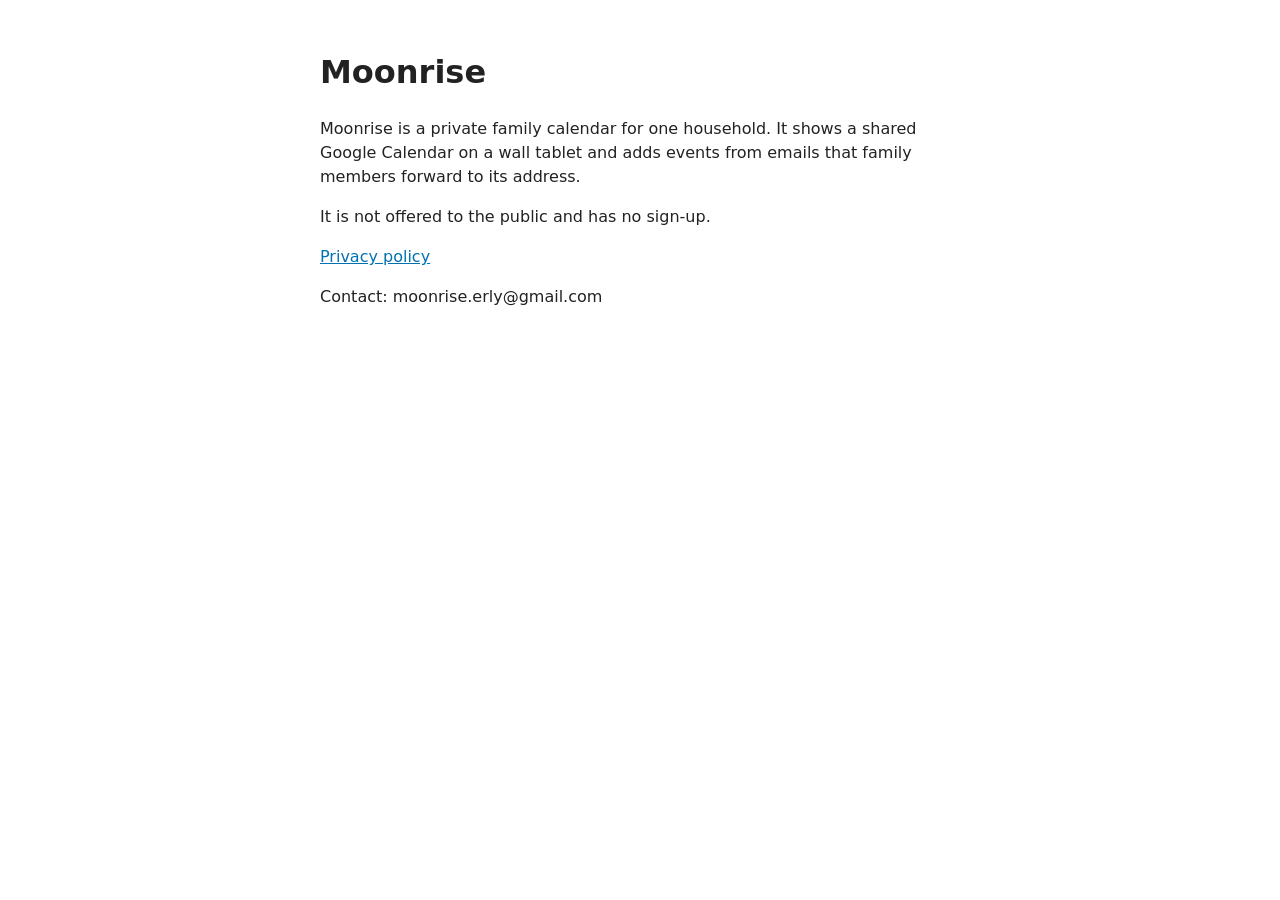
<file: index.html>
<!doctype html>
<html lang="en">
<head>
<meta charset="utf-8">
<meta name="viewport" content="width=device-width, initial-scale=1">
<title>Moonrise</title>
<style>
  body { font-family: system-ui, sans-serif; max-width: 40rem; margin: 3rem auto; padding: 0 1rem; line-height: 1.5; color: #222; }
  a { color: #0072B2; }
</style>
<link rel="icon" href="www/icons/favicon.svg" type="image/svg+xml">
<link rel="icon" href="www/icons/favicon-32.png" sizes="32x32" type="image/png">
</head>
<body>
<h1>Moonrise</h1>
<p>Moonrise is a private family calendar for one household. It shows a shared
Google Calendar on a wall tablet and adds events from emails that family
members forward to its address.</p>
<p>It is not offered to the public and has no sign-up.</p>
<p><a href="privacy.html">Privacy policy</a></p>
<p>Contact: moonrise.erly@gmail.com</p>
</body>
</html>
</file>
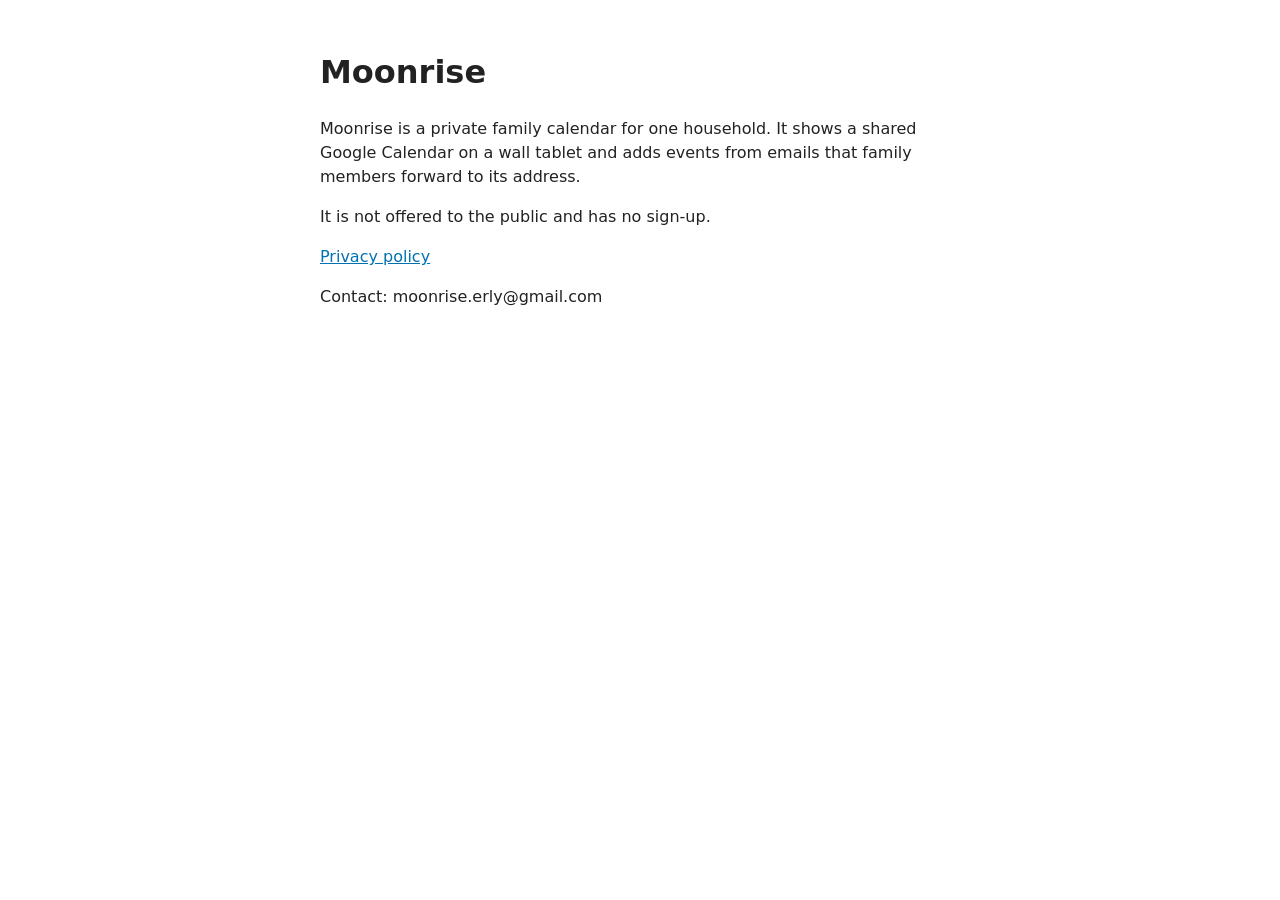
<file: index (1).html>
<!doctype html>
<html lang="en">
<head>
<meta charset="utf-8">
<meta name="viewport" content="width=device-width, initial-scale=1">
<title>Moonrise</title>
<style>
  body { font-family: system-ui, sans-serif; max-width: 40rem; margin: 3rem auto; padding: 0 1rem; line-height: 1.5; color: #222; }
  a { color: #0072B2; }
</style>
</head>
<body>
<h1>Moonrise</h1>
<p>Moonrise is a private family calendar for one household. It shows a shared
Google Calendar on a wall tablet and adds events from emails that family
members forward to its address.</p>
<p>It is not offered to the public and has no sign-up.</p>
<p><a href="privacy.html">Privacy policy</a></p>
<p>Contact: moonrise.erly@gmail.com</p>
</body>
</html>
</file>
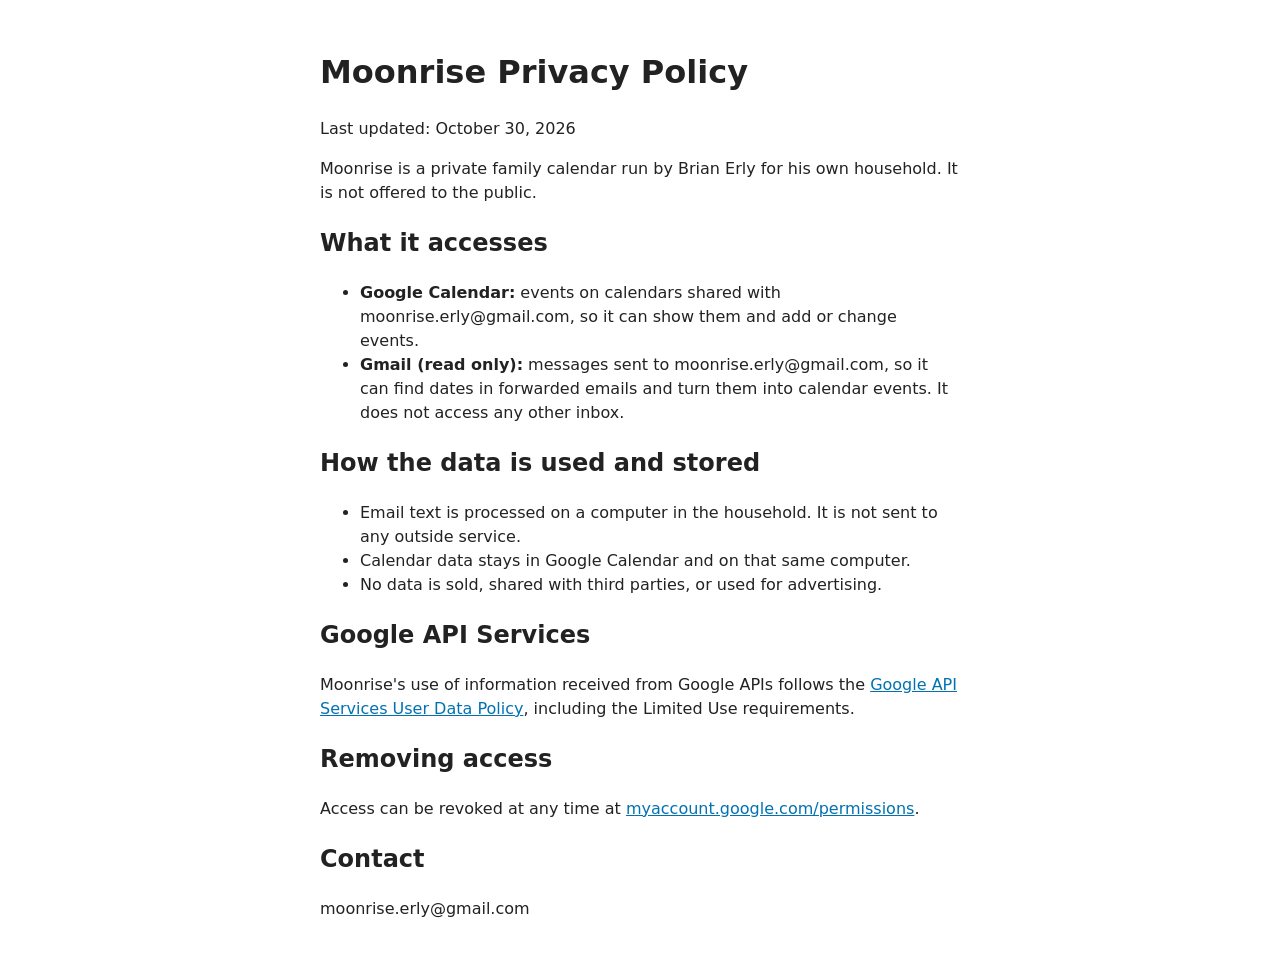
<file: privacy.html>
<!doctype html>
<html lang="en">
<head>
<meta charset="utf-8">
<meta name="viewport" content="width=device-width, initial-scale=1">
<title>Moonrise Privacy Policy</title>
<style>
  body { font-family: system-ui, sans-serif; max-width: 40rem; margin: 3rem auto; padding: 0 1rem; line-height: 1.5; color: #222; }
  a { color: #0072B2; }
</style>
<link rel="icon" href="www/icons/favicon.svg" type="image/svg+xml">
<link rel="icon" href="www/icons/favicon-32.png" sizes="32x32" type="image/png">
</head>
<body>
<h1>Moonrise Privacy Policy</h1>
<p>Last updated: October 30, 2026</p>

<p>Moonrise is a private family calendar run by Brian Erly for his own
household. It is not offered to the public.</p>

<h2>What it accesses</h2>
<ul>
  <li><strong>Google Calendar:</strong> events on calendars shared with
  moonrise.erly@gmail.com, so it can show them and add or change events.</li>
  <li><strong>Gmail (read only):</strong> messages sent to
  moonrise.erly@gmail.com, so it can find dates in forwarded emails and turn
  them into calendar events. It does not access any other inbox.</li>
</ul>

<h2>How the data is used and stored</h2>
<ul>
  <li>Email text is processed on a computer in the household. It is not sent
  to any outside service.</li>
  <li>Calendar data stays in Google Calendar and on that same computer.</li>
  <li>No data is sold, shared with third parties, or used for advertising.</li>
</ul>

<h2>Google API Services</h2>
<p>Moonrise's use of information received from Google APIs follows the
<a href="https://developers.google.com/terms/api-services-user-data-policy">Google
API Services User Data Policy</a>, including the Limited Use requirements.</p>

<h2>Removing access</h2>
<p>Access can be revoked at any time at
<a href="https://myaccount.google.com/permissions">myaccount.google.com/permissions</a>.</p>

<h2>Contact</h2>
<p>moonrise.erly@gmail.com</p>
</body>
</html>
</file>
